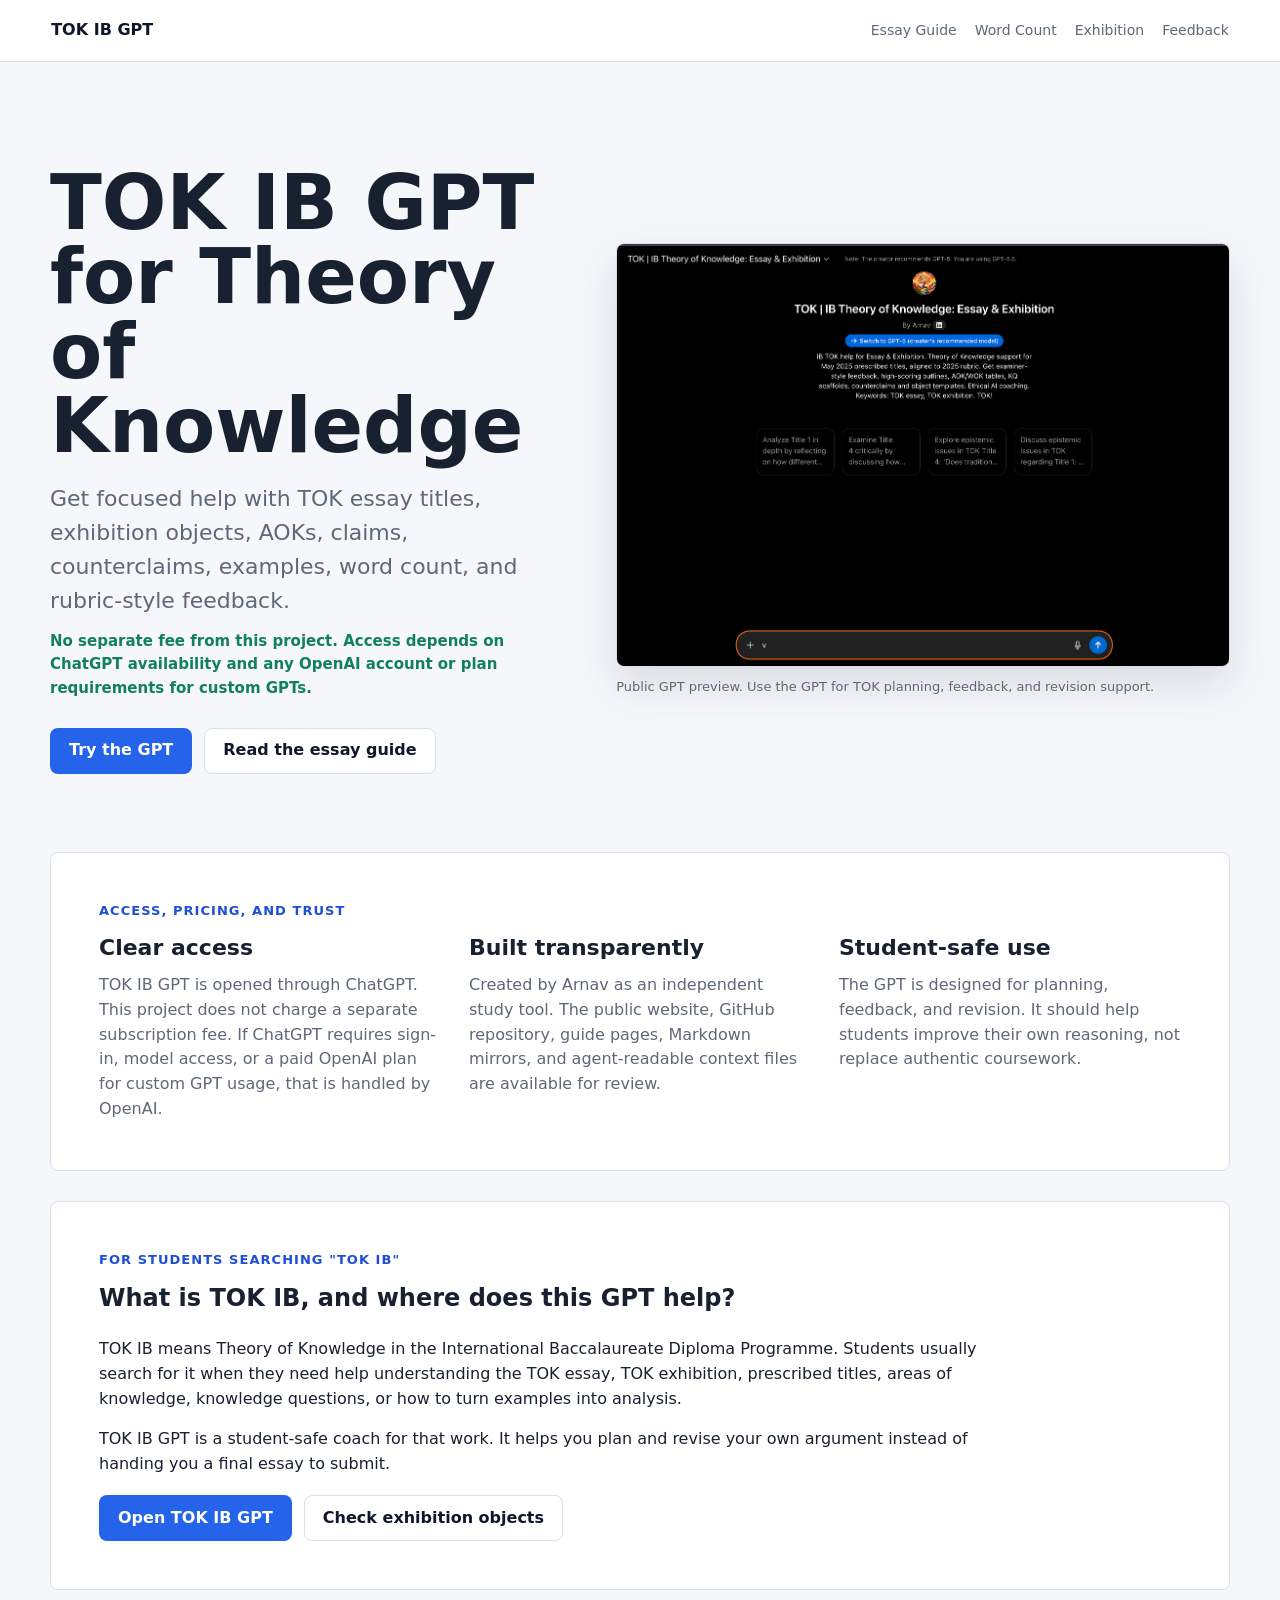
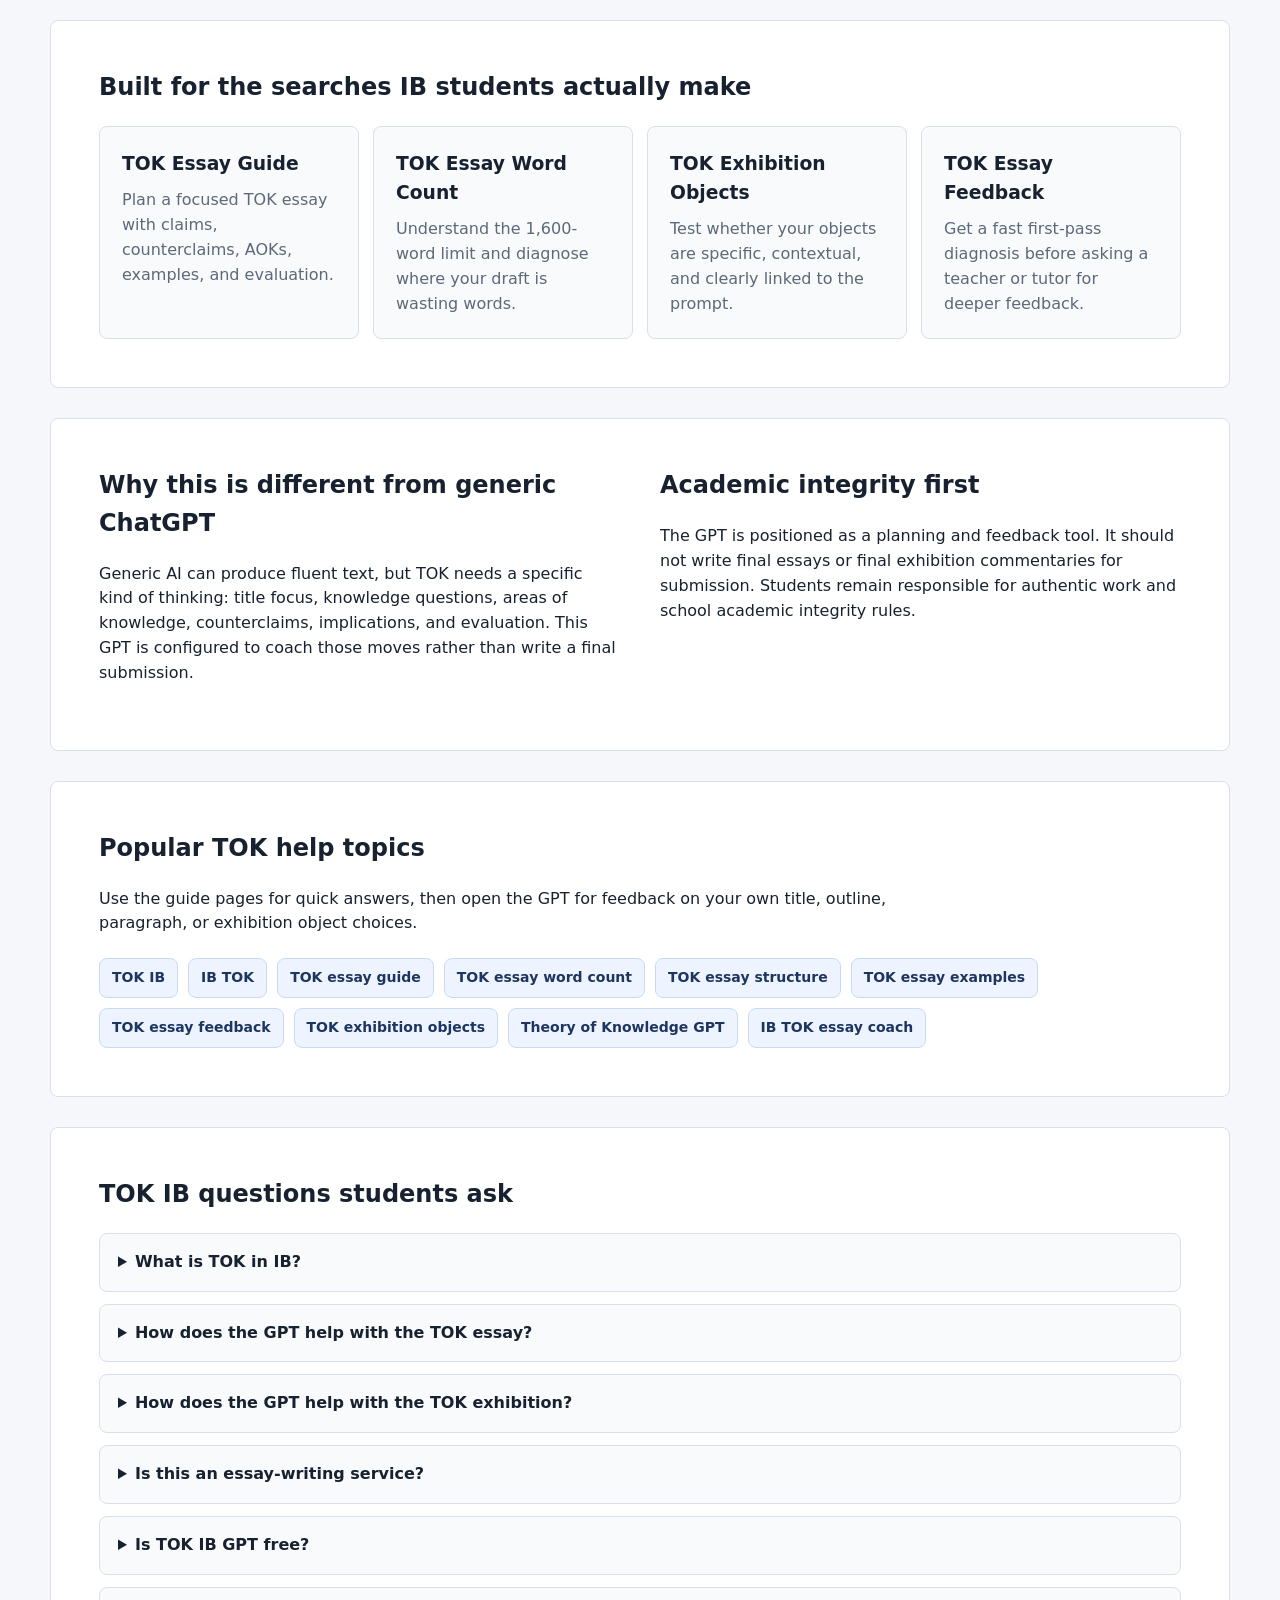
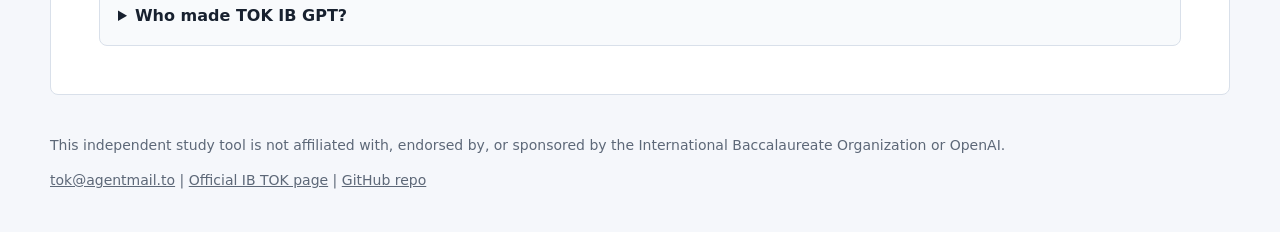
<file: index.html>
<!doctype html>
<html lang="en">
  <head>
    <meta charset="utf-8">
    <meta name="viewport" content="width=device-width, initial-scale=1">
    <title>TOK IB GPT | Theory of Knowledge Essay & Exhibition Help</title>
    <meta name="description" content="TOK IB GPT for Theory of Knowledge essay and exhibition help: prescribed title planning, AOKs, claims, counterclaims, object selection, word count, and rubric-style feedback.">
    <meta name="keywords" content="TOK IB, IB TOK, TOK, Theory of Knowledge, TOK essay, TOK exhibition, TOK essay guide, TOK essay word count, TOK essay structure, TOK essay examples, TOK essay feedback, TOK essay rubric, TOK exhibition objects, TOK IB guide, TOK IB examples, TOK IB questions, IBDP TOK, Diploma Programme TOK, areas of knowledge, AOK, knowledge questions, prescribed titles, claim, counterclaim, ChatGPT TOK, Theory of Knowledge GPT, IB essay coach">
    <link rel="canonical" href="https://tok-ib-theory-of-knowledge-gpt.vercel.app/">
    <link rel="alternate" type="text/markdown" href="https://tok-ib-theory-of-knowledge-gpt.vercel.app/index.md">
    <link rel="alternate" type="text/plain" href="https://tok-ib-theory-of-knowledge-gpt.vercel.app/llms.txt" title="llms.txt">
    <link rel="alternate" type="text/plain" href="https://tok-ib-theory-of-knowledge-gpt.vercel.app/llms-full.txt" title="llms-full.txt">
    <link rel="stylesheet" href="styles.css">
    <meta property="og:title" content="TOK IB GPT | Theory of Knowledge Essay & Exhibition Help">
    <meta property="og:description" content="TOK IB essay and exhibition coach for prescribed titles, AOKs, claims, counterclaims, objects, word count, and rubric-style feedback.">
    <meta property="og:type" content="website">
    <meta property="og:url" content="https://tok-ib-theory-of-knowledge-gpt.vercel.app/">
    <meta property="og:image" content="https://tok-ib-theory-of-knowledge-gpt.vercel.app/assets/public/gpt-preview.png">
    <meta name="twitter:card" content="summary_large_image">
    <script type="application/ld+json">
      {
        "@context": "https://schema.org",
        "@type": "SoftwareApplication",
        "name": "TOK IB GPT",
        "alternateName": "TOK | IB Theory of Knowledge: Essay & Exhibition",
        "applicationCategory": "EducationalApplication",
        "operatingSystem": "Web",
        "description": "A ChatGPT GPT for TOK IB Theory of Knowledge essay and exhibition planning, feedback, object selection, and argument revision.",
        "url": "https://chatgpt.com/g/g-fOitKYU60",
        "offers": {
          "@type": "Offer",
          "price": "0",
          "priceCurrency": "USD",
          "availability": "https://schema.org/InStock",
          "url": "https://chatgpt.com/g/g-fOitKYU60"
        },
        "creator": {
          "@type": "Person",
          "name": "Arnav"
        }
      }
    </script>
    <script type="application/ld+json">
      {
        "@context": "https://schema.org",
        "@type": "FAQPage",
        "mainEntity": [
          {
            "@type": "Question",
            "name": "What is TOK in IB?",
            "acceptedAnswer": {
              "@type": "Answer",
              "text": "TOK stands for Theory of Knowledge, a core part of the IB Diploma Programme where students reflect on how knowledge is built, tested, interpreted, and evaluated."
            }
          },
          {
            "@type": "Question",
            "name": "Can this GPT help with the TOK essay?",
            "acceptedAnswer": {
              "@type": "Answer",
              "text": "Yes. TOK IB GPT can help students unpack prescribed titles, compare areas of knowledge, test claims and counterclaims, improve examples, and check whether a draft is descriptive or evaluative."
            }
          },
          {
            "@type": "Question",
            "name": "Can this GPT help with the TOK exhibition?",
            "acceptedAnswer": {
              "@type": "Answer",
              "text": "Yes. The GPT can help students test whether exhibition objects are specific, real-world, well contextualized, and clearly connected to the selected TOK prompt."
            }
          },
          {
            "@type": "Question",
            "name": "Does TOK IB GPT write final coursework?",
            "acceptedAnswer": {
              "@type": "Answer",
              "text": "No. It is positioned as a planning, feedback, and revision coach. Students remain responsible for authentic work and their school's academic integrity rules."
            }
          },
          {
            "@type": "Question",
            "name": "Is TOK IB GPT free to use?",
            "acceptedAnswer": {
              "@type": "Answer",
              "text": "There is no separate fee charged by this project. Access depends on ChatGPT availability and any OpenAI account or plan requirements that apply to custom GPTs."
            }
          }
        ]
      }
    </script>
  </head>
  <body>
    <header class="site-header">
      <a class="brand" href="index.html">TOK IB GPT</a>
      <nav aria-label="Main navigation">
        <a href="guides/tok-essay-guide.html">Essay Guide</a>
        <a href="guides/tok-essay-word-count.html">Word Count</a>
        <a href="guides/tok-exhibition-objects.html">Exhibition</a>
        <a href="guides/tok-essay-feedback.html">Feedback</a>
      </nav>
    </header>

    <main>
      <section class="hero">
        <div class="hero-copy">
          <h1>TOK IB GPT for Theory of Knowledge</h1>
          <p>Get focused help with TOK essay titles, exhibition objects, AOKs, claims, counterclaims, examples, word count, and rubric-style feedback.</p>
          <p class="model-note">No separate fee from this project. Access depends on ChatGPT availability and any OpenAI account or plan requirements for custom GPTs.</p>
          <div class="actions">
            <a class="button primary" href="https://chatgpt.com/g/g-fOitKYU60">Try the GPT</a>
            <a class="button secondary" href="guides/tok-essay-guide.html">Read the essay guide</a>
          </div>
        </div>
        <figure class="hero-media">
          <img src="assets/public/gpt-preview.png" alt="Public preview of the TOK IB Theory of Knowledge Essay and Exhibition GPT">
          <figcaption>Public GPT preview. Use the GPT for TOK planning, feedback, and revision support.</figcaption>
        </figure>
      </section>

      <section class="band trust-band">
        <p class="eyebrow">Access, pricing, and trust</p>
        <div class="trust-grid">
          <div>
            <h2>Clear access</h2>
            <p>TOK IB GPT is opened through ChatGPT. This project does not charge a separate subscription fee. If ChatGPT requires sign-in, model access, or a paid OpenAI plan for custom GPT usage, that is handled by OpenAI.</p>
          </div>
          <div>
            <h2>Built transparently</h2>
            <p>Created by Arnav as an independent study tool. The public website, GitHub repository, guide pages, Markdown mirrors, and agent-readable context files are available for review.</p>
          </div>
          <div>
            <h2>Student-safe use</h2>
            <p>The GPT is designed for planning, feedback, and revision. It should help students improve their own reasoning, not replace authentic coursework.</p>
          </div>
        </div>
      </section>

      <section class="band answer">
        <p class="eyebrow">For students searching "tok ib"</p>
        <h2>What is TOK IB, and where does this GPT help?</h2>
        <p>TOK IB means Theory of Knowledge in the International Baccalaureate Diploma Programme. Students usually search for it when they need help understanding the TOK essay, TOK exhibition, prescribed titles, areas of knowledge, knowledge questions, or how to turn examples into analysis.</p>
        <p>TOK IB GPT is a student-safe coach for that work. It helps you plan and revise your own argument instead of handing you a final essay to submit.</p>
        <div class="actions compact">
          <a class="button primary" href="https://chatgpt.com/g/g-fOitKYU60">Open TOK IB GPT</a>
          <a class="button secondary" href="guides/tok-exhibition-objects.html">Check exhibition objects</a>
        </div>
      </section>

      <section class="band">
        <h2>Built for the searches IB students actually make</h2>
        <div class="grid">
          <a class="tile" href="guides/tok-essay-guide.html">
            <h3>TOK Essay Guide</h3>
            <p>Plan a focused TOK essay with claims, counterclaims, AOKs, examples, and evaluation.</p>
          </a>
          <a class="tile" href="guides/tok-essay-word-count.html">
            <h3>TOK Essay Word Count</h3>
            <p>Understand the 1,600-word limit and diagnose where your draft is wasting words.</p>
          </a>
          <a class="tile" href="guides/tok-exhibition-objects.html">
            <h3>TOK Exhibition Objects</h3>
            <p>Test whether your objects are specific, contextual, and clearly linked to the prompt.</p>
          </a>
          <a class="tile" href="guides/tok-essay-feedback.html">
            <h3>TOK Essay Feedback</h3>
            <p>Get a fast first-pass diagnosis before asking a teacher or tutor for deeper feedback.</p>
          </a>
        </div>
      </section>

      <section class="split">
        <div>
          <h2>Why this is different from generic ChatGPT</h2>
          <p>Generic AI can produce fluent text, but TOK needs a specific kind of thinking: title focus, knowledge questions, areas of knowledge, counterclaims, implications, and evaluation. This GPT is configured to coach those moves rather than write a final submission.</p>
        </div>
        <div>
          <h2>Academic integrity first</h2>
          <p>The GPT is positioned as a planning and feedback tool. It should not write final essays or final exhibition commentaries for submission. Students remain responsible for authentic work and school academic integrity rules.</p>
        </div>
      </section>

      <section class="band proof">
        <h2>Popular TOK help topics</h2>
        <p>Use the guide pages for quick answers, then open the GPT for feedback on your own title, outline, paragraph, or exhibition object choices.</p>
        <ul class="keyword-list">
          <li>TOK IB</li>
          <li>IB TOK</li>
          <li>TOK essay guide</li>
          <li>TOK essay word count</li>
          <li>TOK essay structure</li>
          <li>TOK essay examples</li>
          <li>TOK essay feedback</li>
          <li>TOK exhibition objects</li>
          <li>Theory of Knowledge GPT</li>
          <li>IB TOK essay coach</li>
        </ul>
      </section>

      <section class="band faq">
        <h2>TOK IB questions students ask</h2>
        <div class="faq-list">
          <details>
            <summary>What is TOK in IB?</summary>
            <p>TOK stands for Theory of Knowledge. It asks IB students to reflect on how knowledge is produced, justified, interpreted, and challenged across different areas of knowledge.</p>
          </details>
          <details>
            <summary>How does the GPT help with the TOK essay?</summary>
            <p>It can help you unpack a prescribed title, choose AOKs, test claims and counterclaims, improve examples, check paragraph focus, and avoid purely descriptive writing.</p>
          </details>
          <details>
            <summary>How does the GPT help with the TOK exhibition?</summary>
            <p>It can test whether each object is specific, real-world, connected to the prompt, and contributing something different to the overall commentary.</p>
          </details>
          <details>
            <summary>Is this an essay-writing service?</summary>
            <p>No. It is designed for planning, feedback, and revision support. Students should write and submit their own authentic work.</p>
          </details>
          <details>
            <summary>Is TOK IB GPT free?</summary>
            <p>This project does not charge a separate fee. Access depends on ChatGPT availability and any OpenAI account or plan requirements that apply to custom GPTs.</p>
          </details>
          <details>
            <summary>Who made TOK IB GPT?</summary>
            <p>TOK IB GPT was created by Arnav as an independent study tool. It is not affiliated with, endorsed by, or sponsored by the International Baccalaureate Organization or OpenAI.</p>
          </details>
        </div>
      </section>
    </main>

    <footer>
      <p>This independent study tool is not affiliated with, endorsed by, or sponsored by the International Baccalaureate Organization or OpenAI.</p>
      <p><a href="mailto:tok@agentmail.to">tok@agentmail.to</a> | <a href="https://www.ibo.org/programmes/diploma-programme/curriculum/dp-core/theory-of-knowledge/">Official IB TOK page</a> | <a href="https://github.com/Arnie016/tok-ib-theory-of-knowledge-gpt">GitHub repo</a></p>
    </footer>
  </body>
</html>
</file>
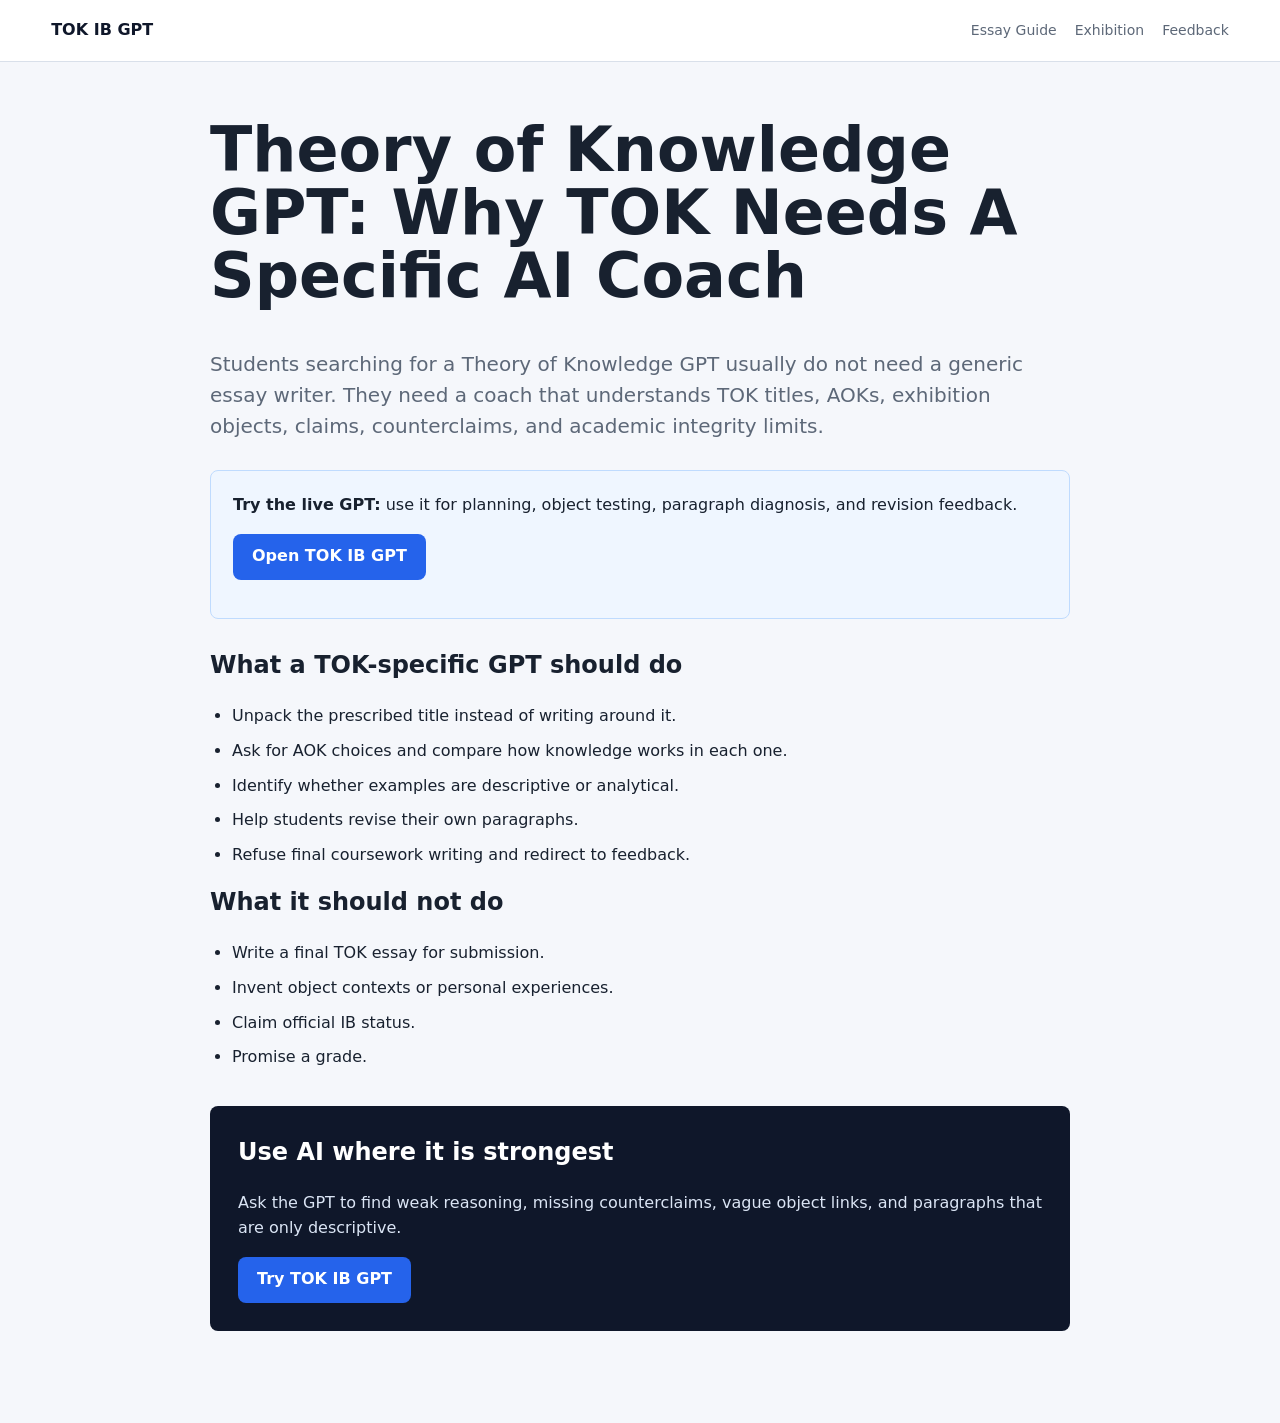
<file: guides/theory-of-knowledge-gpt.html>
<!doctype html>
<html lang="en">
  <head>
    <meta charset="utf-8">
    <meta name="viewport" content="width=device-width, initial-scale=1">
    <title>Theory of Knowledge GPT: TOK Essay and Exhibition AI Coach</title>
    <meta name="description" content="A TOK-specific GPT for IB Theory of Knowledge essay and exhibition support, designed for planning, feedback, revision, and academic integrity.">
    <meta name="keywords" content="Theory of Knowledge GPT, TOK GPT, ChatGPT TOK, IB TOK AI, TOK essay GPT, TOK exhibition GPT, Theory of Knowledge AI coach">
    <link rel="canonical" href="https://tok-ib-theory-of-knowledge-gpt.vercel.app/guides/theory-of-knowledge-gpt.html">
    <link rel="alternate" type="text/markdown" href="https://tok-ib-theory-of-knowledge-gpt.vercel.app/guides/theory-of-knowledge-gpt.md">
    <link rel="stylesheet" href="../styles.css">
  </head>
  <body>
    <header class="site-header">
      <a class="brand" href="../index.html">TOK IB GPT</a>
      <nav aria-label="Main navigation">
        <a href="tok-essay-guide.html">Essay Guide</a>
        <a href="tok-exhibition-objects.html">Exhibition</a>
        <a href="tok-essay-feedback.html">Feedback</a>
      </nav>
    </header>
    <main class="article">
      <h1>Theory of Knowledge GPT: Why TOK Needs A Specific AI Coach</h1>
      <p class="lead">Students searching for a Theory of Knowledge GPT usually do not need a generic essay writer. They need a coach that understands TOK titles, AOKs, exhibition objects, claims, counterclaims, and academic integrity limits.</p>
      <div class="callout">
        <strong>Try the live GPT:</strong> use it for planning, object testing, paragraph diagnosis, and revision feedback.
        <p><a class="button primary" href="https://chatgpt.com/g/g-fOitKYU60">Open TOK IB GPT</a></p>
      </div>
      <h2>What a TOK-specific GPT should do</h2>
      <ul class="checklist">
        <li>Unpack the prescribed title instead of writing around it.</li>
        <li>Ask for AOK choices and compare how knowledge works in each one.</li>
        <li>Identify whether examples are descriptive or analytical.</li>
        <li>Help students revise their own paragraphs.</li>
        <li>Refuse final coursework writing and redirect to feedback.</li>
      </ul>
      <h2>What it should not do</h2>
      <ul class="checklist">
        <li>Write a final TOK essay for submission.</li>
        <li>Invent object contexts or personal experiences.</li>
        <li>Claim official IB status.</li>
        <li>Promise a grade.</li>
      </ul>
      <div class="cta-panel">
        <h2>Use AI where it is strongest</h2>
        <p>Ask the GPT to find weak reasoning, missing counterclaims, vague object links, and paragraphs that are only descriptive.</p>
        <a class="button primary" href="https://chatgpt.com/g/g-fOitKYU60">Try TOK IB GPT</a>
      </div>
    </main>
  </body>
</html>
</file>
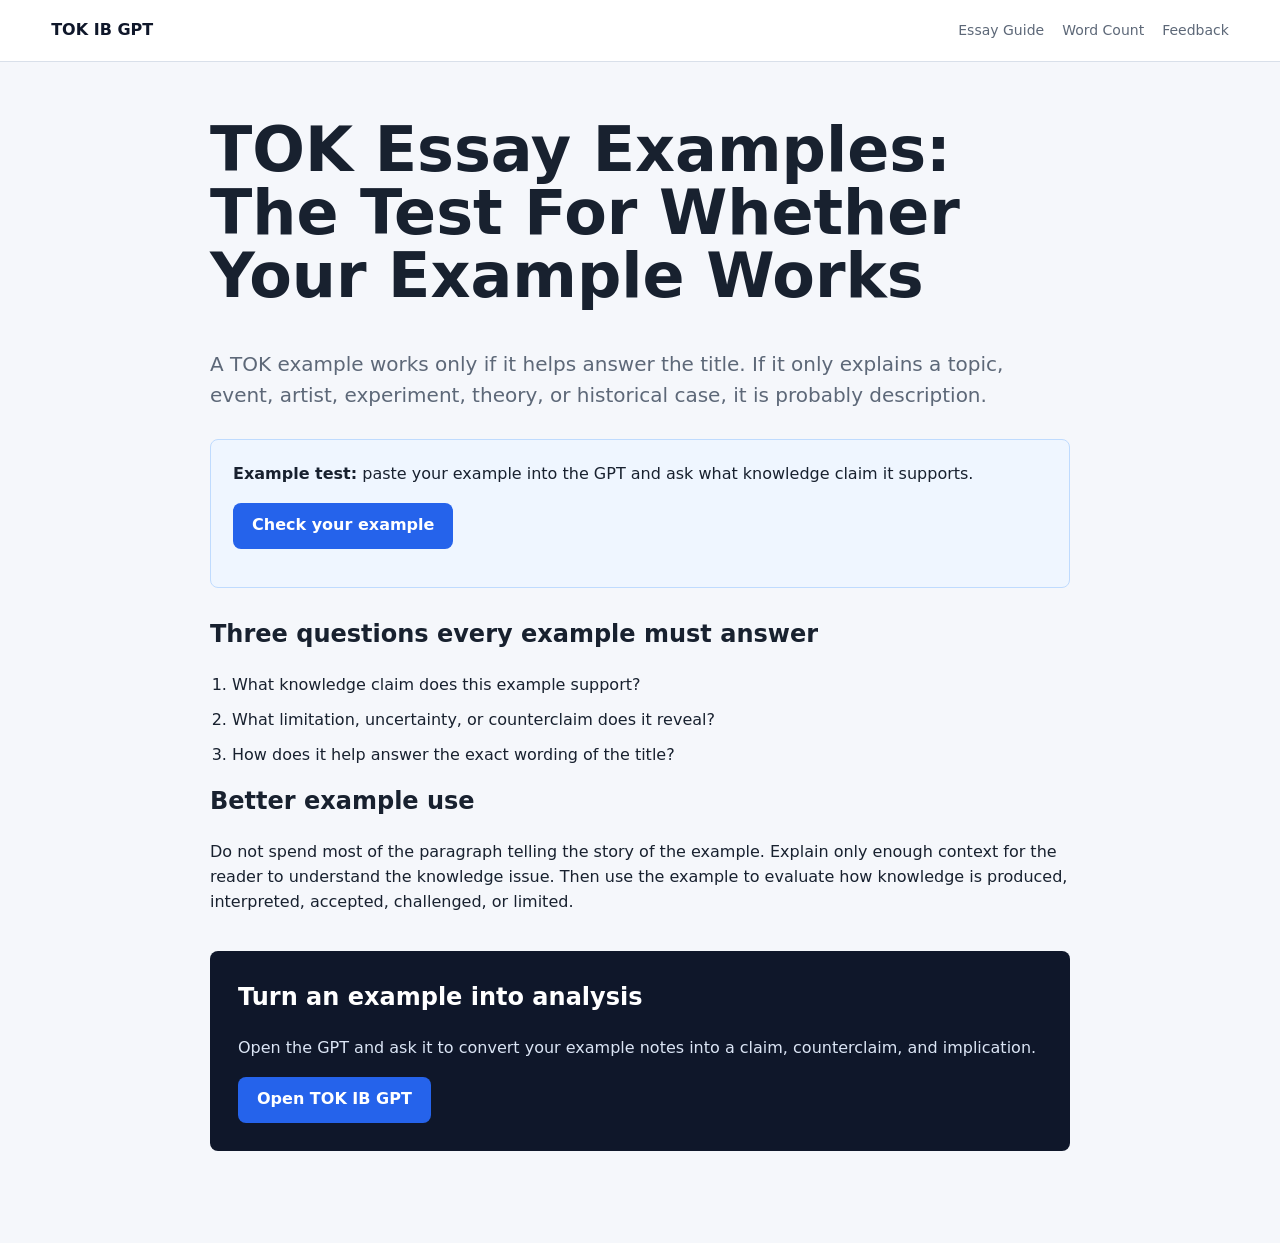
<file: guides/tok-essay-examples.html>
<!doctype html>
<html lang="en">
  <head>
    <meta charset="utf-8">
    <meta name="viewport" content="width=device-width, initial-scale=1">
    <title>TOK Essay Examples: How to Use Examples Without Becoming Descriptive</title>
    <meta name="description" content="Learn how to choose and analyze TOK essay examples so they support a knowledge claim instead of becoming background description.">
    <meta name="keywords" content="TOK essay examples, TOK essay example, IB TOK essay examples, Theory of Knowledge examples, TOK real world examples, TOK essay analysis">
    <link rel="canonical" href="https://tok-ib-theory-of-knowledge-gpt.vercel.app/guides/tok-essay-examples.html">
    <link rel="alternate" type="text/markdown" href="https://tok-ib-theory-of-knowledge-gpt.vercel.app/guides/tok-essay-examples.md">
    <link rel="stylesheet" href="../styles.css">
  </head>
  <body>
    <header class="site-header">
      <a class="brand" href="../index.html">TOK IB GPT</a>
      <nav aria-label="Main navigation">
        <a href="tok-essay-guide.html">Essay Guide</a>
        <a href="tok-essay-word-count.html">Word Count</a>
        <a href="tok-essay-feedback.html">Feedback</a>
      </nav>
    </header>
    <main class="article">
      <h1>TOK Essay Examples: The Test For Whether Your Example Works</h1>
      <p class="lead">A TOK example works only if it helps answer the title. If it only explains a topic, event, artist, experiment, theory, or historical case, it is probably description.</p>
      <div class="callout">
        <strong>Example test:</strong> paste your example into the GPT and ask what knowledge claim it supports.
        <p><a class="button primary" href="https://chatgpt.com/g/g-fOitKYU60">Check your example</a></p>
      </div>
      <h2>Three questions every example must answer</h2>
      <ol class="checklist">
        <li>What knowledge claim does this example support?</li>
        <li>What limitation, uncertainty, or counterclaim does it reveal?</li>
        <li>How does it help answer the exact wording of the title?</li>
      </ol>
      <h2>Better example use</h2>
      <p>Do not spend most of the paragraph telling the story of the example. Explain only enough context for the reader to understand the knowledge issue. Then use the example to evaluate how knowledge is produced, interpreted, accepted, challenged, or limited.</p>
      <div class="cta-panel">
        <h2>Turn an example into analysis</h2>
        <p>Open the GPT and ask it to convert your example notes into a claim, counterclaim, and implication.</p>
        <a class="button primary" href="https://chatgpt.com/g/g-fOitKYU60">Open TOK IB GPT</a>
      </div>
    </main>
  </body>
</html>
</file>
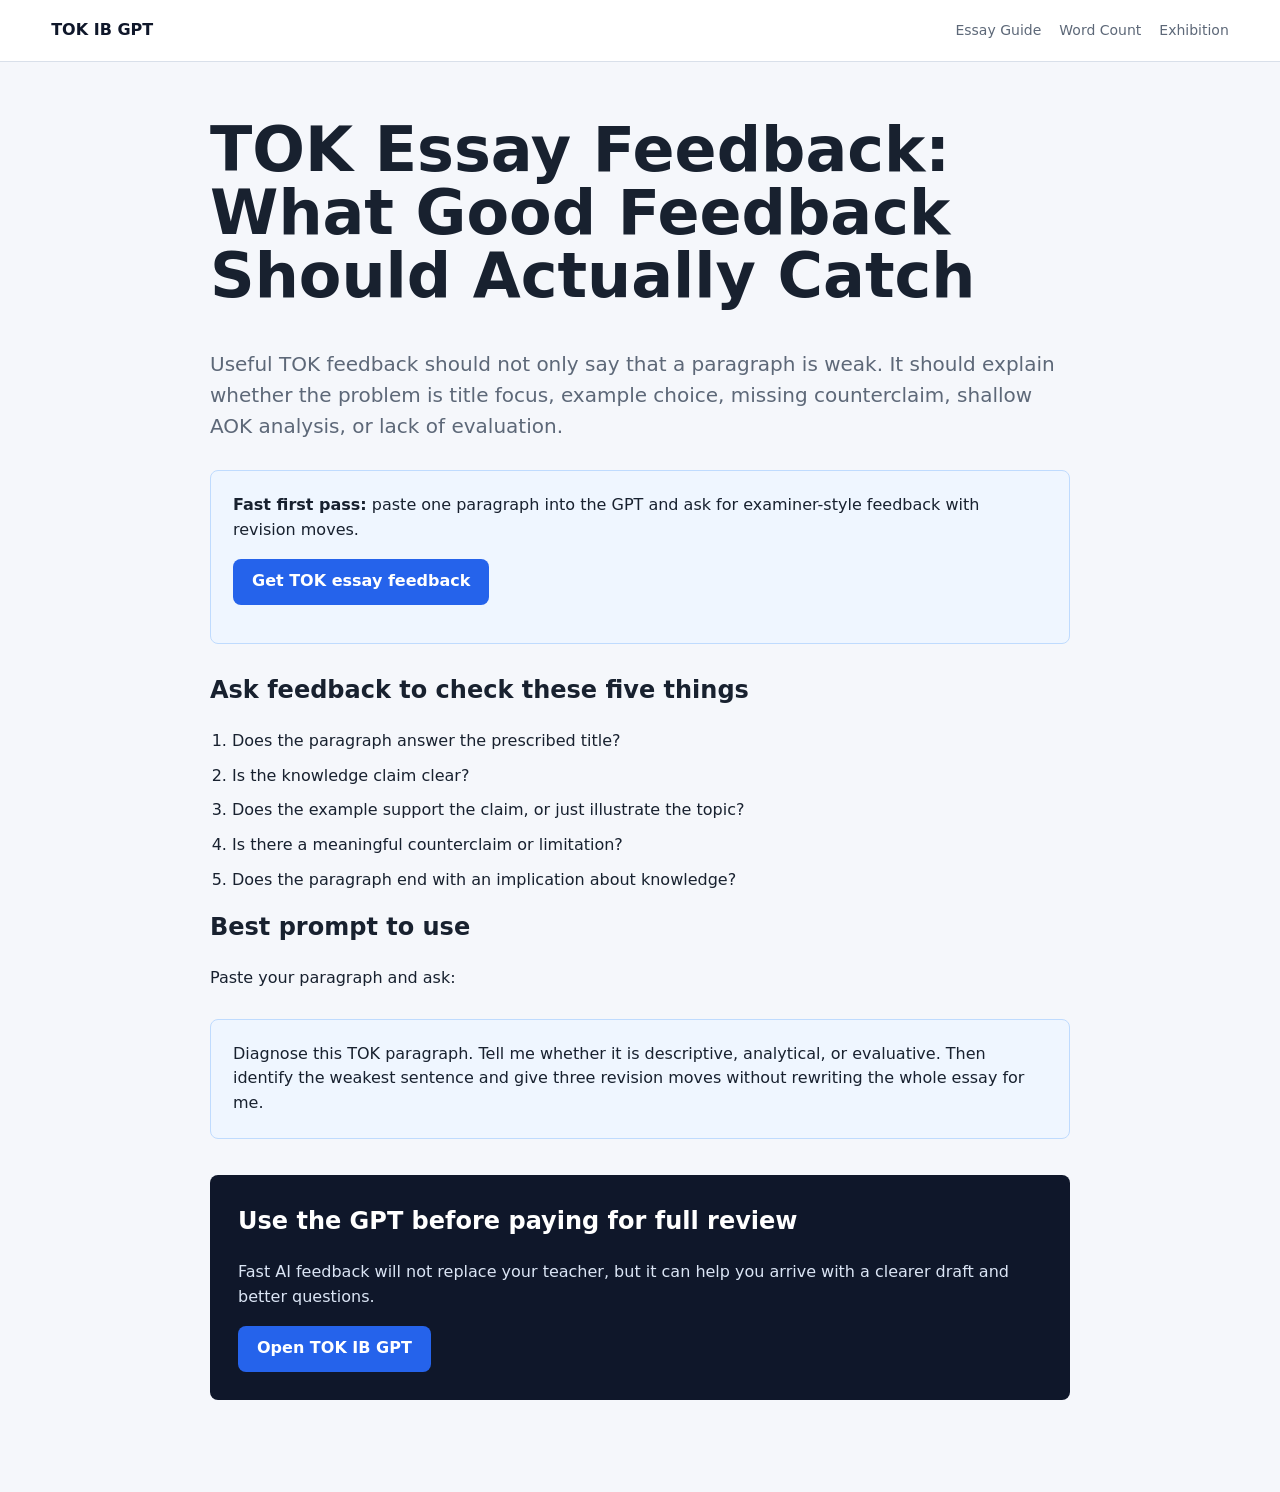
<file: guides/tok-essay-feedback.html>
<!doctype html>
<html lang="en">
  <head>
    <meta charset="utf-8">
    <meta name="viewport" content="width=device-width, initial-scale=1">
    <title>TOK Essay Feedback: Get Rubric-Style Diagnosis Before Submission</title>
    <meta name="description" content="Get TOK essay feedback on title focus, claims, counterclaims, AOKs, examples, and evaluation before asking a teacher or tutor.">
    <meta name="keywords" content="TOK essay feedback, IB TOK essay feedback, TOK essay rubric feedback, TOK essay examiner feedback, Theory of Knowledge feedback, TOK paragraph feedback">
    <link rel="canonical" href="https://tok-ib-theory-of-knowledge-gpt.vercel.app/guides/tok-essay-feedback.html">
    <link rel="alternate" type="text/markdown" href="https://tok-ib-theory-of-knowledge-gpt.vercel.app/guides/tok-essay-feedback.md">
    <link rel="stylesheet" href="../styles.css">
  </head>
  <body>
    <header class="site-header">
      <a class="brand" href="../index.html">TOK IB GPT</a>
      <nav aria-label="Main navigation">
        <a href="tok-essay-guide.html">Essay Guide</a>
        <a href="tok-essay-word-count.html">Word Count</a>
        <a href="tok-exhibition-objects.html">Exhibition</a>
      </nav>
    </header>
    <main class="article">
      <h1>TOK Essay Feedback: What Good Feedback Should Actually Catch</h1>
      <p class="lead">Useful TOK feedback should not only say that a paragraph is weak. It should explain whether the problem is title focus, example choice, missing counterclaim, shallow AOK analysis, or lack of evaluation.</p>
      <div class="callout">
        <strong>Fast first pass:</strong> paste one paragraph into the GPT and ask for examiner-style feedback with revision moves.
        <p><a class="button primary" href="https://chatgpt.com/g/g-fOitKYU60">Get TOK essay feedback</a></p>
      </div>
      <h2>Ask feedback to check these five things</h2>
      <ol class="checklist">
        <li>Does the paragraph answer the prescribed title?</li>
        <li>Is the knowledge claim clear?</li>
        <li>Does the example support the claim, or just illustrate the topic?</li>
        <li>Is there a meaningful counterclaim or limitation?</li>
        <li>Does the paragraph end with an implication about knowledge?</li>
      </ol>
      <h2>Best prompt to use</h2>
      <p>Paste your paragraph and ask:</p>
      <div class="callout">
        Diagnose this TOK paragraph. Tell me whether it is descriptive, analytical, or evaluative. Then identify the weakest sentence and give three revision moves without rewriting the whole essay for me.
      </div>
      <div class="cta-panel">
        <h2>Use the GPT before paying for full review</h2>
        <p>Fast AI feedback will not replace your teacher, but it can help you arrive with a clearer draft and better questions.</p>
        <a class="button primary" href="https://chatgpt.com/g/g-fOitKYU60">Open TOK IB GPT</a>
      </div>
    </main>
  </body>
</html>
</file>
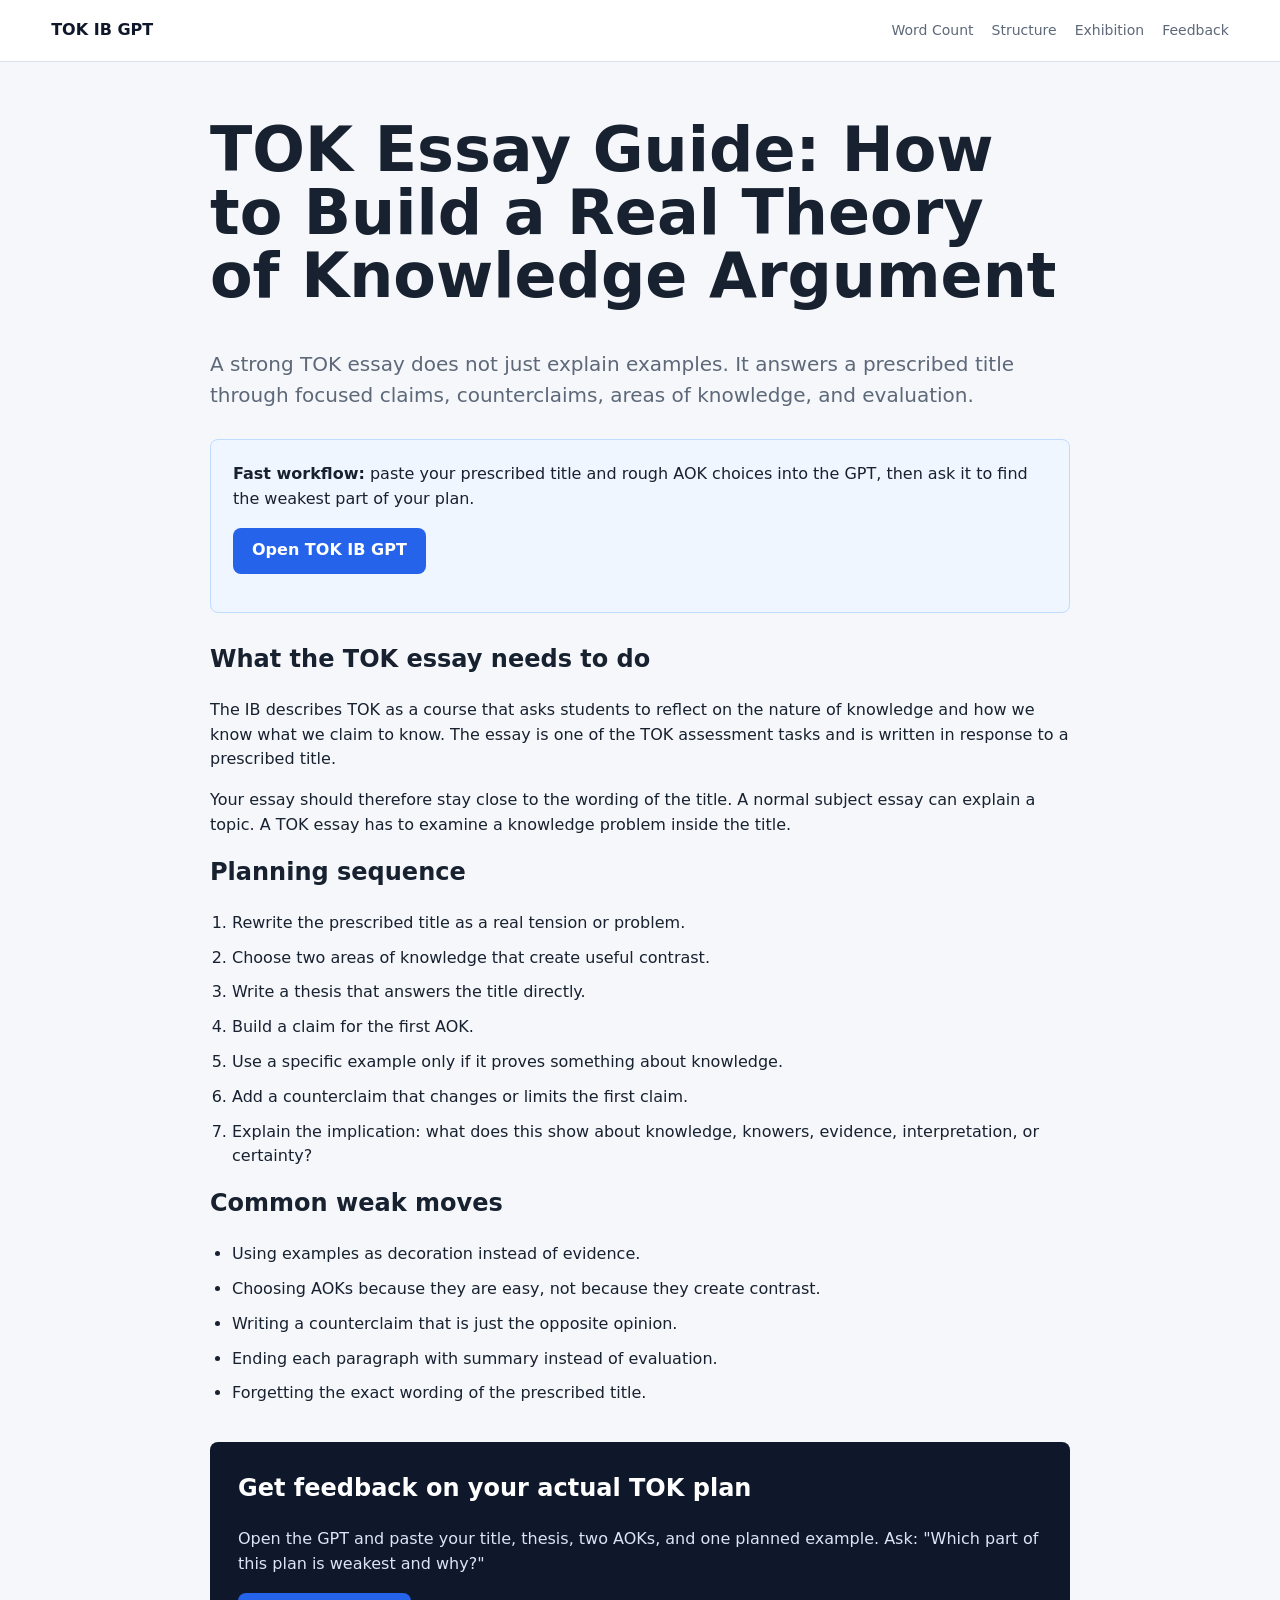
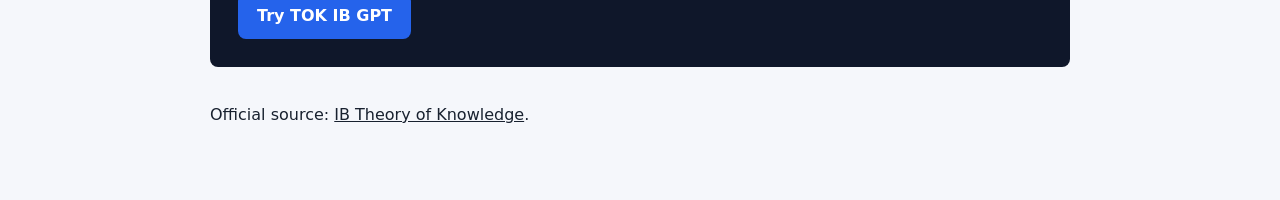
<file: guides/tok-essay-guide.html>
<!doctype html>
<html lang="en">
  <head>
    <meta charset="utf-8">
    <meta name="viewport" content="width=device-width, initial-scale=1">
    <title>TOK Essay Guide 2026: Structure, Claims, AOKs, and Evaluation</title>
    <meta name="description" content="A practical TOK essay guide for IB students: unpack prescribed titles, choose AOKs, build claims and counterclaims, use examples, and improve evaluation.">
    <meta name="keywords" content="TOK essay guide, IB TOK essay, Theory of Knowledge essay, TOK essay structure, TOK essay examples, TOK essay rubric, prescribed titles, AOK, claim, counterclaim, critical evaluation">
    <link rel="canonical" href="https://tok-ib-theory-of-knowledge-gpt.vercel.app/guides/tok-essay-guide.html">
    <link rel="alternate" type="text/markdown" href="https://tok-ib-theory-of-knowledge-gpt.vercel.app/guides/tok-essay-guide.md">
    <link rel="stylesheet" href="../styles.css">
  </head>
  <body>
    <header class="site-header">
      <a class="brand" href="../index.html">TOK IB GPT</a>
      <nav aria-label="Main navigation">
        <a href="tok-essay-word-count.html">Word Count</a>
        <a href="tok-essay-structure.html">Structure</a>
        <a href="tok-exhibition-objects.html">Exhibition</a>
        <a href="tok-essay-feedback.html">Feedback</a>
      </nav>
    </header>
    <main class="article">
      <h1>TOK Essay Guide: How to Build a Real Theory of Knowledge Argument</h1>
      <p class="lead">A strong TOK essay does not just explain examples. It answers a prescribed title through focused claims, counterclaims, areas of knowledge, and evaluation.</p>
      <div class="callout">
        <strong>Fast workflow:</strong> paste your prescribed title and rough AOK choices into the GPT, then ask it to find the weakest part of your plan.
        <p><a class="button primary" href="https://chatgpt.com/g/g-fOitKYU60">Open TOK IB GPT</a></p>
      </div>
      <h2>What the TOK essay needs to do</h2>
      <p>The IB describes TOK as a course that asks students to reflect on the nature of knowledge and how we know what we claim to know. The essay is one of the TOK assessment tasks and is written in response to a prescribed title.</p>
      <p>Your essay should therefore stay close to the wording of the title. A normal subject essay can explain a topic. A TOK essay has to examine a knowledge problem inside the title.</p>
      <h2>Planning sequence</h2>
      <ol class="checklist">
        <li>Rewrite the prescribed title as a real tension or problem.</li>
        <li>Choose two areas of knowledge that create useful contrast.</li>
        <li>Write a thesis that answers the title directly.</li>
        <li>Build a claim for the first AOK.</li>
        <li>Use a specific example only if it proves something about knowledge.</li>
        <li>Add a counterclaim that changes or limits the first claim.</li>
        <li>Explain the implication: what does this show about knowledge, knowers, evidence, interpretation, or certainty?</li>
      </ol>
      <h2>Common weak moves</h2>
      <ul class="checklist">
        <li>Using examples as decoration instead of evidence.</li>
        <li>Choosing AOKs because they are easy, not because they create contrast.</li>
        <li>Writing a counterclaim that is just the opposite opinion.</li>
        <li>Ending each paragraph with summary instead of evaluation.</li>
        <li>Forgetting the exact wording of the prescribed title.</li>
      </ul>
      <div class="cta-panel">
        <h2>Get feedback on your actual TOK plan</h2>
        <p>Open the GPT and paste your title, thesis, two AOKs, and one planned example. Ask: "Which part of this plan is weakest and why?"</p>
        <a class="button primary" href="https://chatgpt.com/g/g-fOitKYU60">Try TOK IB GPT</a>
      </div>
      <p>Official source: <a href="https://www.ibo.org/programmes/diploma-programme/curriculum/dp-core/theory-of-knowledge/">IB Theory of Knowledge</a>.</p>
    </main>
  </body>
</html>
</file>
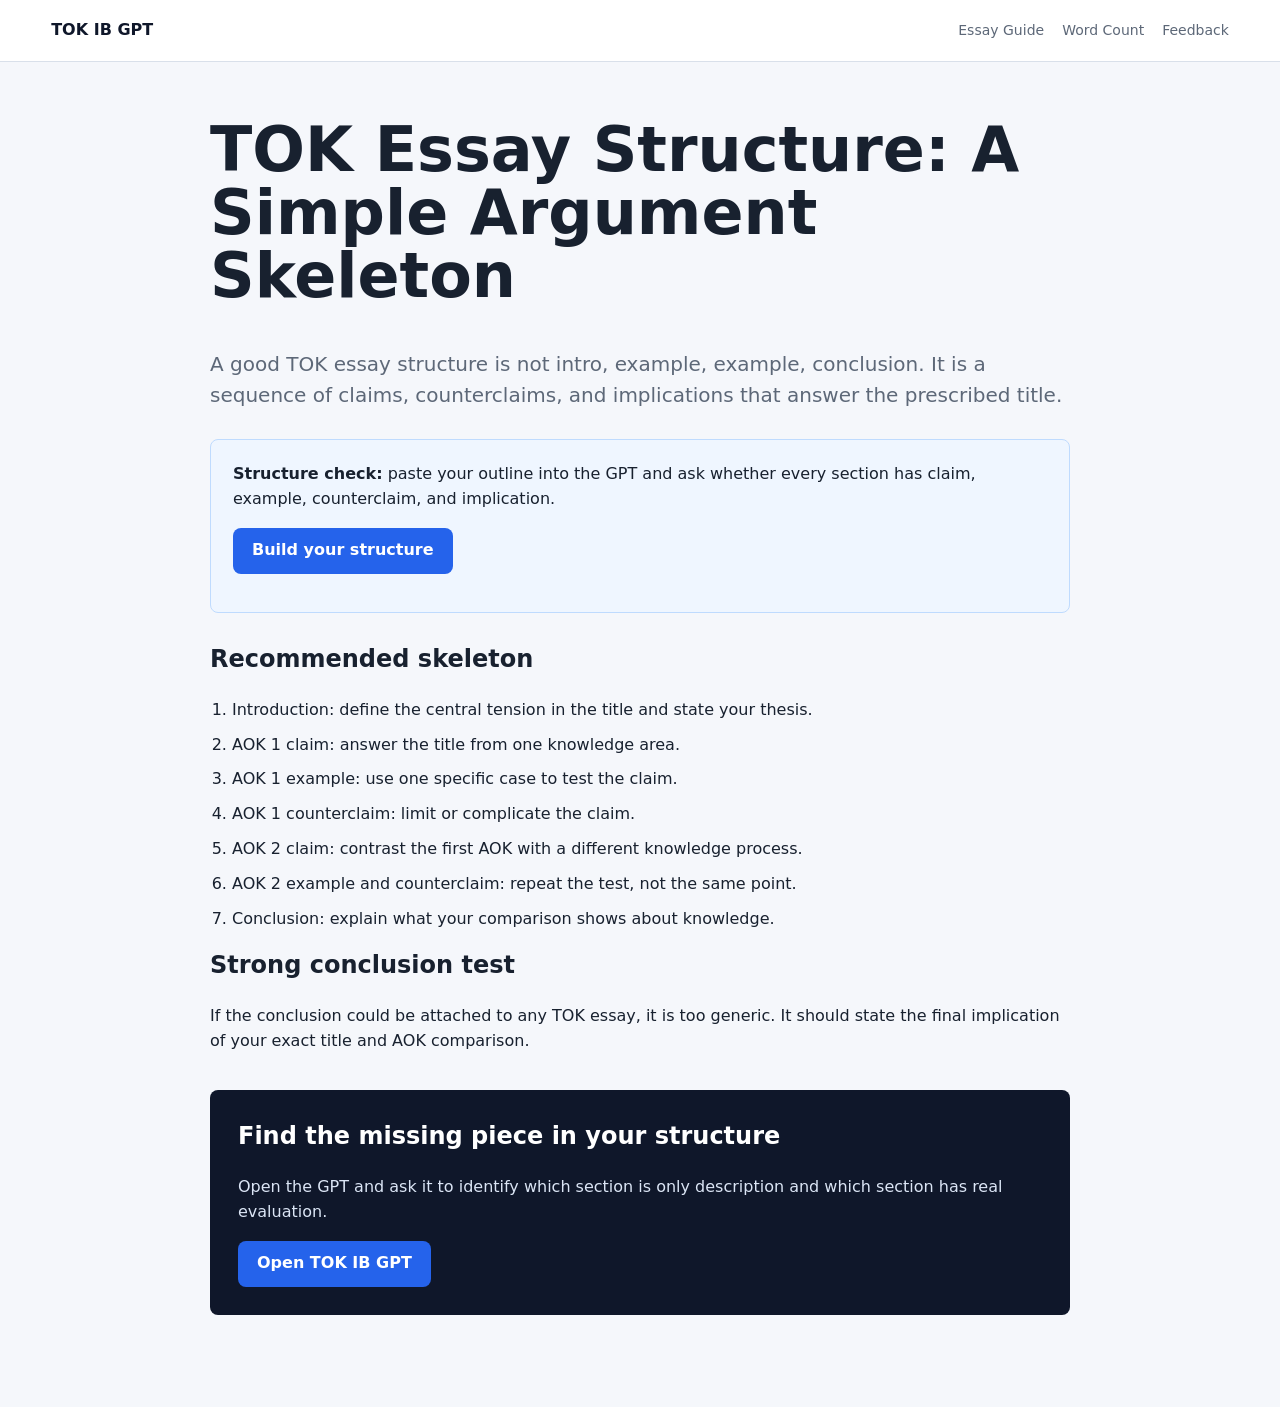
<file: guides/tok-essay-structure.html>
<!doctype html>
<html lang="en">
  <head>
    <meta charset="utf-8">
    <meta name="viewport" content="width=device-width, initial-scale=1">
    <title>TOK Essay Structure: Claims, Counterclaims, AOKs, and Implications</title>
    <meta name="description" content="A practical TOK essay structure for IB students using two AOKs, claims, counterclaims, examples, and implications.">
    <meta name="keywords" content="TOK essay structure, IB TOK essay structure, TOK essay introduction, TOK essay conclusion, TOK claim counterclaim, AOK comparison, TOK essay outline">
    <link rel="canonical" href="https://tok-ib-theory-of-knowledge-gpt.vercel.app/guides/tok-essay-structure.html">
    <link rel="alternate" type="text/markdown" href="https://tok-ib-theory-of-knowledge-gpt.vercel.app/guides/tok-essay-structure.md">
    <link rel="stylesheet" href="../styles.css">
  </head>
  <body>
    <header class="site-header">
      <a class="brand" href="../index.html">TOK IB GPT</a>
      <nav aria-label="Main navigation">
        <a href="tok-essay-guide.html">Essay Guide</a>
        <a href="tok-essay-word-count.html">Word Count</a>
        <a href="tok-essay-feedback.html">Feedback</a>
      </nav>
    </header>
    <main class="article">
      <h1>TOK Essay Structure: A Simple Argument Skeleton</h1>
      <p class="lead">A good TOK essay structure is not intro, example, example, conclusion. It is a sequence of claims, counterclaims, and implications that answer the prescribed title.</p>
      <div class="callout">
        <strong>Structure check:</strong> paste your outline into the GPT and ask whether every section has claim, example, counterclaim, and implication.
        <p><a class="button primary" href="https://chatgpt.com/g/g-fOitKYU60">Build your structure</a></p>
      </div>
      <h2>Recommended skeleton</h2>
      <ol class="checklist">
        <li>Introduction: define the central tension in the title and state your thesis.</li>
        <li>AOK 1 claim: answer the title from one knowledge area.</li>
        <li>AOK 1 example: use one specific case to test the claim.</li>
        <li>AOK 1 counterclaim: limit or complicate the claim.</li>
        <li>AOK 2 claim: contrast the first AOK with a different knowledge process.</li>
        <li>AOK 2 example and counterclaim: repeat the test, not the same point.</li>
        <li>Conclusion: explain what your comparison shows about knowledge.</li>
      </ol>
      <h2>Strong conclusion test</h2>
      <p>If the conclusion could be attached to any TOK essay, it is too generic. It should state the final implication of your exact title and AOK comparison.</p>
      <div class="cta-panel">
        <h2>Find the missing piece in your structure</h2>
        <p>Open the GPT and ask it to identify which section is only description and which section has real evaluation.</p>
        <a class="button primary" href="https://chatgpt.com/g/g-fOitKYU60">Open TOK IB GPT</a>
      </div>
    </main>
  </body>
</html>
</file>
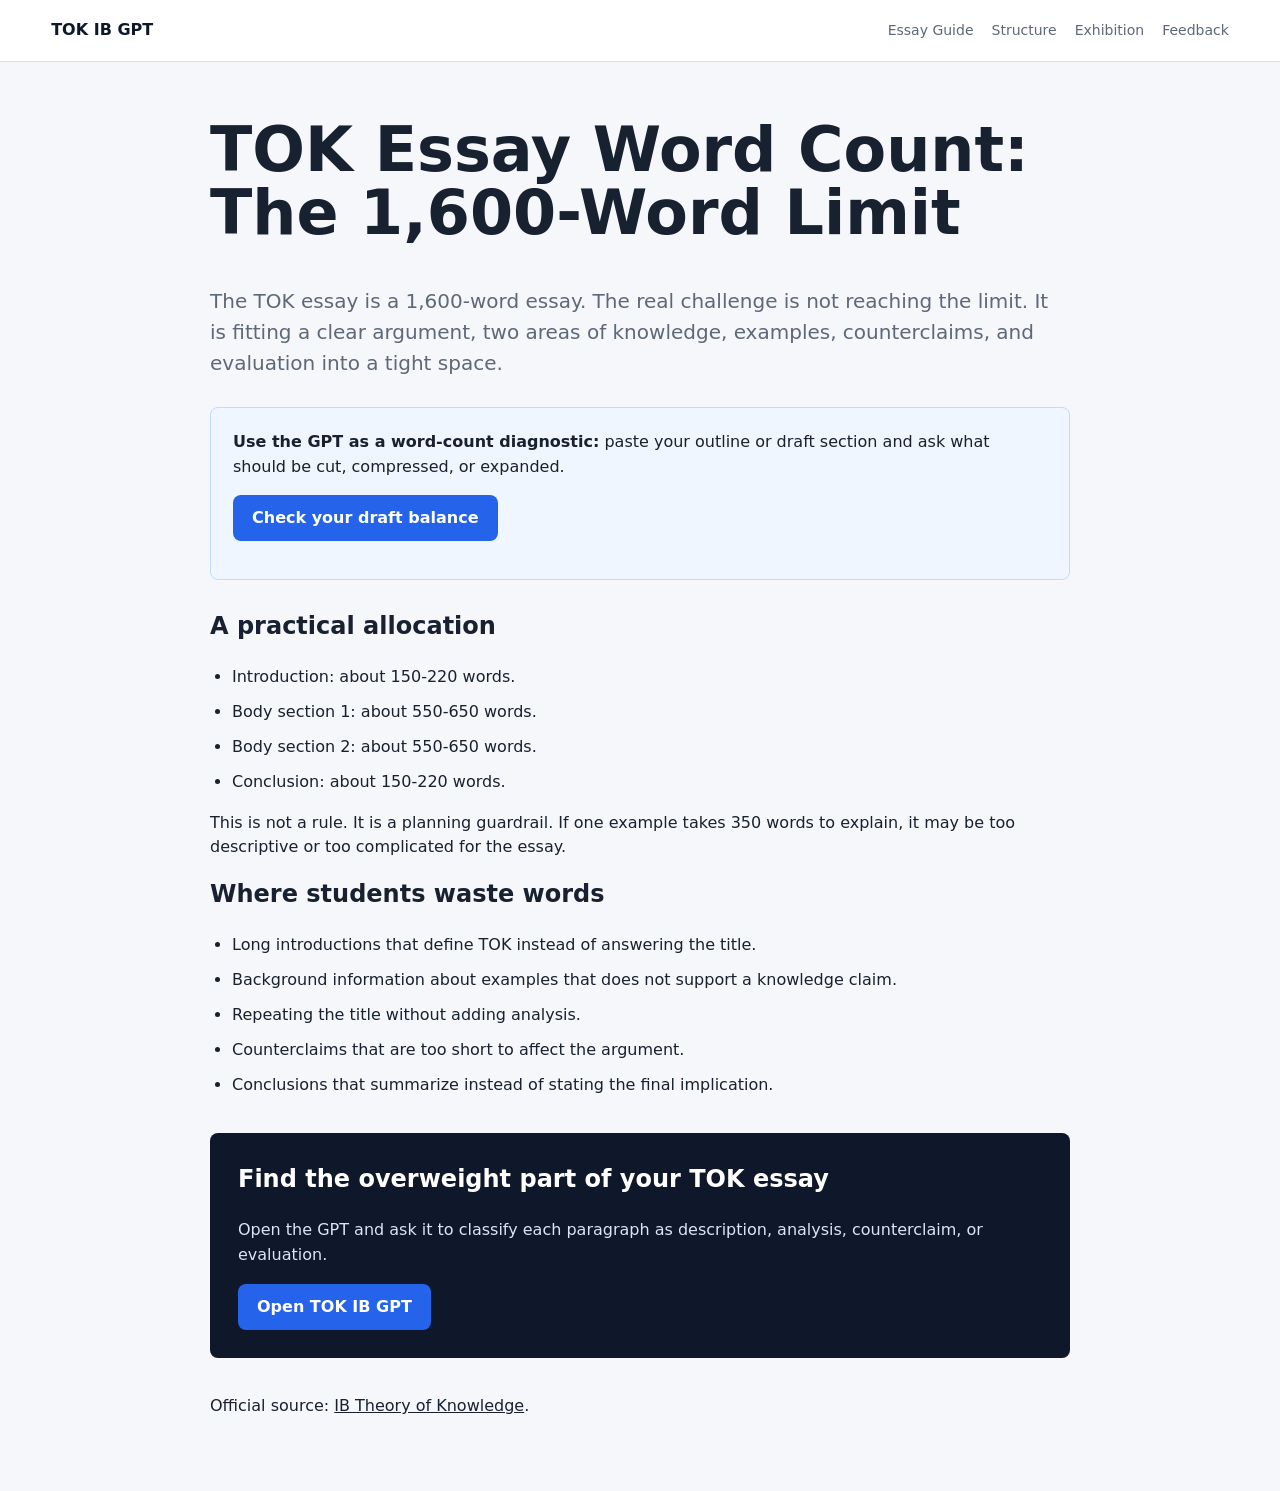
<file: guides/tok-essay-word-count.html>
<!doctype html>
<html lang="en">
  <head>
    <meta charset="utf-8">
    <meta name="viewport" content="width=device-width, initial-scale=1">
    <title>TOK Essay Word Count: How to Use the 1,600 Words Well</title>
    <meta name="description" content="TOK essay word count guide for IB students. Learn how to use the 1,600-word limit without wasting words on description or weak examples.">
    <meta name="keywords" content="TOK essay word count, TOK essay word limit, TOK essay length, IB TOK essay word count, 1600 word TOK essay, Theory of Knowledge essay">
    <link rel="canonical" href="https://tok-ib-theory-of-knowledge-gpt.vercel.app/guides/tok-essay-word-count.html">
    <link rel="alternate" type="text/markdown" href="https://tok-ib-theory-of-knowledge-gpt.vercel.app/guides/tok-essay-word-count.md">
    <link rel="stylesheet" href="../styles.css">
  </head>
  <body>
    <header class="site-header">
      <a class="brand" href="../index.html">TOK IB GPT</a>
      <nav aria-label="Main navigation">
        <a href="tok-essay-guide.html">Essay Guide</a>
        <a href="tok-essay-structure.html">Structure</a>
        <a href="tok-exhibition-objects.html">Exhibition</a>
        <a href="tok-essay-feedback.html">Feedback</a>
      </nav>
    </header>
    <main class="article">
      <h1>TOK Essay Word Count: The 1,600-Word Limit</h1>
      <p class="lead">The TOK essay is a 1,600-word essay. The real challenge is not reaching the limit. It is fitting a clear argument, two areas of knowledge, examples, counterclaims, and evaluation into a tight space.</p>
      <div class="callout">
        <strong>Use the GPT as a word-count diagnostic:</strong> paste your outline or draft section and ask what should be cut, compressed, or expanded.
        <p><a class="button primary" href="https://chatgpt.com/g/g-fOitKYU60">Check your draft balance</a></p>
      </div>
      <h2>A practical allocation</h2>
      <ul class="checklist">
        <li>Introduction: about 150-220 words.</li>
        <li>Body section 1: about 550-650 words.</li>
        <li>Body section 2: about 550-650 words.</li>
        <li>Conclusion: about 150-220 words.</li>
      </ul>
      <p>This is not a rule. It is a planning guardrail. If one example takes 350 words to explain, it may be too descriptive or too complicated for the essay.</p>
      <h2>Where students waste words</h2>
      <ul class="checklist">
        <li>Long introductions that define TOK instead of answering the title.</li>
        <li>Background information about examples that does not support a knowledge claim.</li>
        <li>Repeating the title without adding analysis.</li>
        <li>Counterclaims that are too short to affect the argument.</li>
        <li>Conclusions that summarize instead of stating the final implication.</li>
      </ul>
      <div class="cta-panel">
        <h2>Find the overweight part of your TOK essay</h2>
        <p>Open the GPT and ask it to classify each paragraph as description, analysis, counterclaim, or evaluation.</p>
        <a class="button primary" href="https://chatgpt.com/g/g-fOitKYU60">Open TOK IB GPT</a>
      </div>
      <p>Official source: <a href="https://www.ibo.org/programmes/diploma-programme/curriculum/dp-core/theory-of-knowledge/">IB Theory of Knowledge</a>.</p>
    </main>
  </body>
</html>
</file>
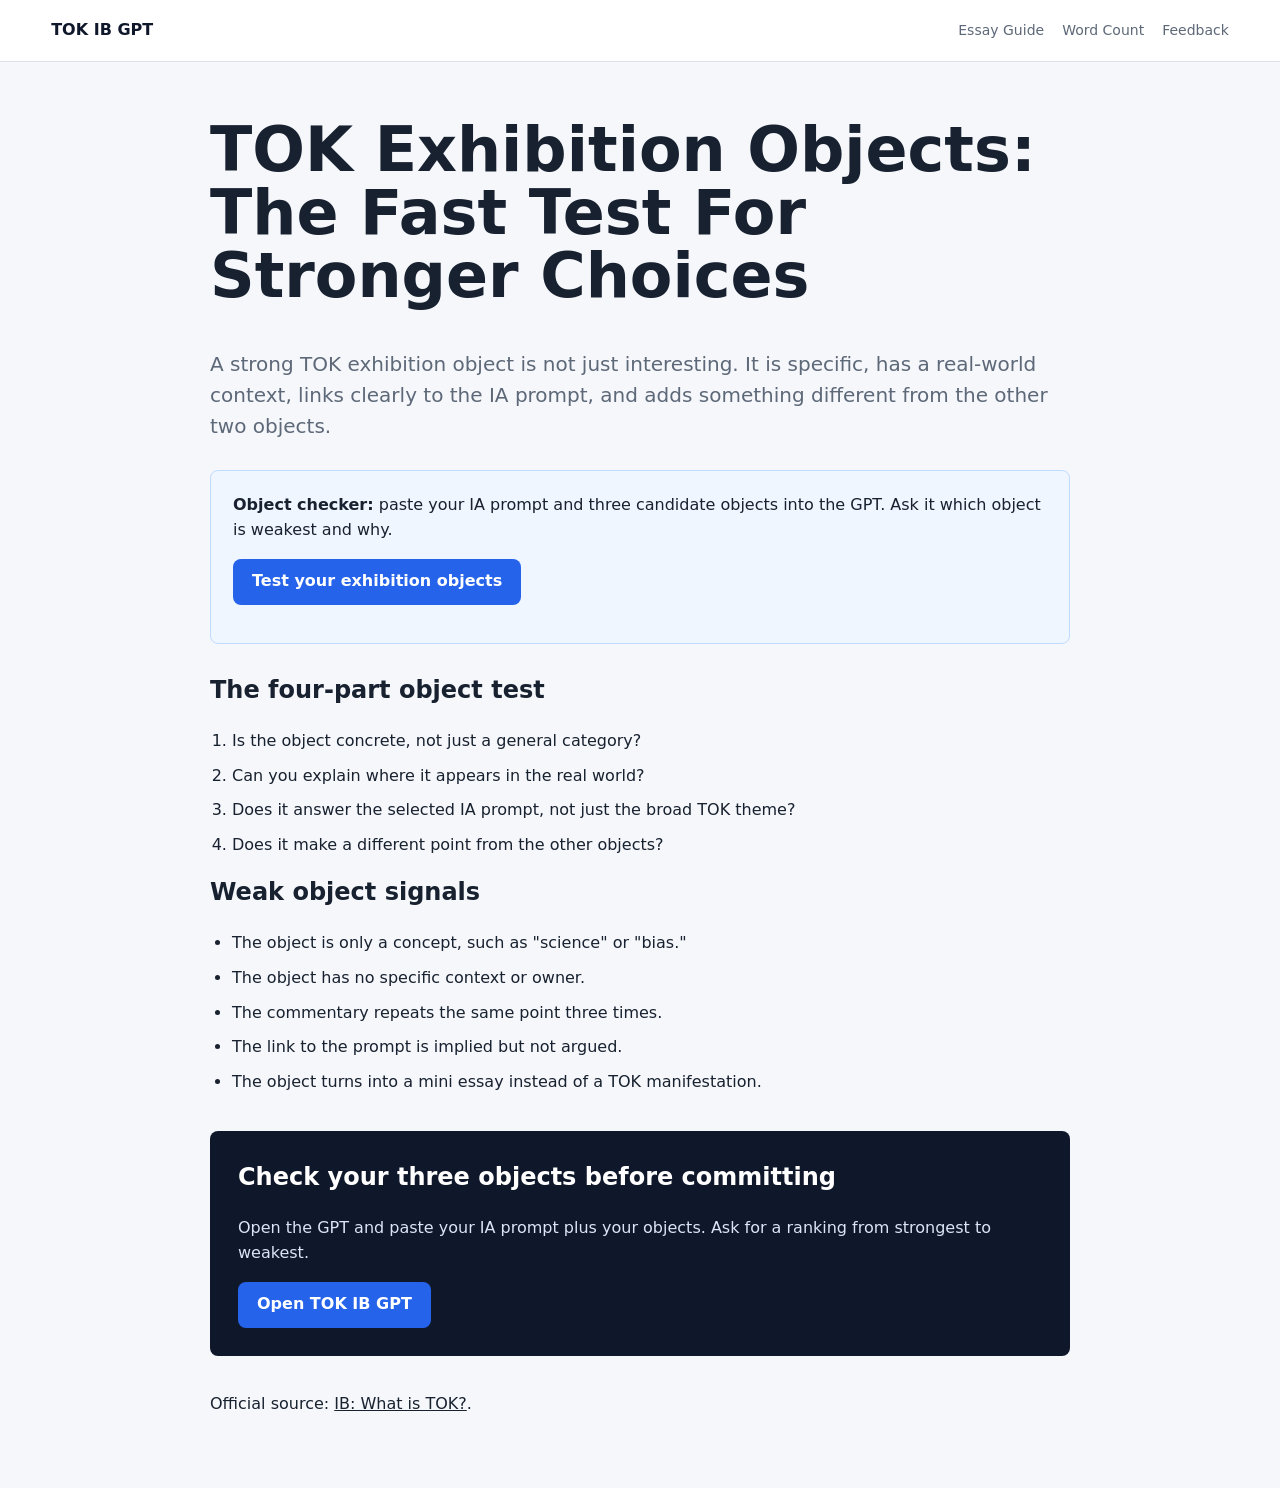
<file: guides/tok-exhibition-objects.html>
<!doctype html>
<html lang="en">
  <head>
    <meta charset="utf-8">
    <meta name="viewport" content="width=device-width, initial-scale=1">
    <title>TOK Exhibition Objects: How to Choose Better IB TOK Objects</title>
    <meta name="description" content="Choose stronger TOK exhibition objects by checking specificity, real-world context, prompt fit, and each object's unique contribution.">
    <meta name="keywords" content="TOK exhibition objects, IB TOK exhibition objects, TOK exhibition examples, TOK exhibition commentary, TOK exhibition prompt, Theory of Knowledge exhibition">
    <link rel="canonical" href="https://tok-ib-theory-of-knowledge-gpt.vercel.app/guides/tok-exhibition-objects.html">
    <link rel="alternate" type="text/markdown" href="https://tok-ib-theory-of-knowledge-gpt.vercel.app/guides/tok-exhibition-objects.md">
    <link rel="stylesheet" href="../styles.css">
  </head>
  <body>
    <header class="site-header">
      <a class="brand" href="../index.html">TOK IB GPT</a>
      <nav aria-label="Main navigation">
        <a href="tok-essay-guide.html">Essay Guide</a>
        <a href="tok-essay-word-count.html">Word Count</a>
        <a href="tok-essay-feedback.html">Feedback</a>
      </nav>
    </header>
    <main class="article">
      <h1>TOK Exhibition Objects: The Fast Test For Stronger Choices</h1>
      <p class="lead">A strong TOK exhibition object is not just interesting. It is specific, has a real-world context, links clearly to the IA prompt, and adds something different from the other two objects.</p>
      <div class="callout">
        <strong>Object checker:</strong> paste your IA prompt and three candidate objects into the GPT. Ask it which object is weakest and why.
        <p><a class="button primary" href="https://chatgpt.com/g/g-fOitKYU60">Test your exhibition objects</a></p>
      </div>
      <h2>The four-part object test</h2>
      <ol class="checklist">
        <li>Is the object concrete, not just a general category?</li>
        <li>Can you explain where it appears in the real world?</li>
        <li>Does it answer the selected IA prompt, not just the broad TOK theme?</li>
        <li>Does it make a different point from the other objects?</li>
      </ol>
      <h2>Weak object signals</h2>
      <ul class="checklist">
        <li>The object is only a concept, such as "science" or "bias."</li>
        <li>The object has no specific context or owner.</li>
        <li>The commentary repeats the same point three times.</li>
        <li>The link to the prompt is implied but not argued.</li>
        <li>The object turns into a mini essay instead of a TOK manifestation.</li>
      </ul>
      <div class="cta-panel">
        <h2>Check your three objects before committing</h2>
        <p>Open the GPT and paste your IA prompt plus your objects. Ask for a ranking from strongest to weakest.</p>
        <a class="button primary" href="https://chatgpt.com/g/g-fOitKYU60">Open TOK IB GPT</a>
      </div>
      <p>Official source: <a href="https://www.ibo.org/programmes/diploma-programme/curriculum/dp-core/theory-of-knowledge/what-is-tok/">IB: What is TOK?</a>.</p>
    </main>
  </body>
</html>
</file>
<file: styles.css>
:root {
  color-scheme: light;
  --bg: #f5f7fb;
  --surface: #ffffff;
  --text: #18212f;
  --muted: #5d6878;
  --line: #d9e0ea;
  --accent: #2563eb;
  --accent-dark: #1d4ed8;
  --ink: #0f172a;
  --success: #12805c;
}

* {
  box-sizing: border-box;
}

body {
  margin: 0;
  font-family: Inter, ui-sans-serif, system-ui, -apple-system, BlinkMacSystemFont, "Segoe UI", sans-serif;
  background: var(--bg);
  color: var(--text);
  line-height: 1.55;
}

a {
  color: inherit;
}

.site-header {
  display: flex;
  align-items: center;
  justify-content: space-between;
  gap: 24px;
  padding: 18px clamp(20px, 4vw, 64px);
  background: rgba(255, 255, 255, 0.94);
  border-bottom: 1px solid var(--line);
  position: sticky;
  top: 0;
  z-index: 10;
}

.brand {
  font-weight: 800;
  text-decoration: none;
  color: var(--ink);
}

nav {
  display: flex;
  align-items: center;
  gap: 18px;
  font-size: 14px;
  color: var(--muted);
}

nav a {
  text-decoration: none;
}

main {
  width: min(1180px, calc(100% - 40px));
  margin: 0 auto;
}

.hero {
  display: grid;
  grid-template-columns: minmax(0, 0.9fr) minmax(320px, 1.1fr);
  gap: clamp(28px, 5vw, 64px);
  align-items: center;
  padding: clamp(56px, 9vw, 104px) 0 48px;
}

.hero h1 {
  margin: 0 0 18px;
  max-width: 760px;
  font-size: clamp(42px, 6vw, 76px);
  line-height: 0.98;
  letter-spacing: 0;
}

.hero p {
  margin: 0;
  max-width: 640px;
  font-size: clamp(18px, 2vw, 22px);
  color: var(--muted);
}

.hero .model-note {
  margin-top: 12px;
  color: var(--success);
  font-size: 15px;
  font-weight: 800;
}

.actions {
  display: flex;
  flex-wrap: wrap;
  gap: 12px;
  margin-top: 28px;
}

.actions.compact {
  margin-top: 18px;
}

.button {
  display: inline-flex;
  align-items: center;
  justify-content: center;
  min-height: 46px;
  padding: 0 18px;
  border-radius: 8px;
  font-weight: 700;
  text-decoration: none;
  border: 1px solid transparent;
}

.button.primary {
  background: var(--accent);
  color: white;
}

.button.primary:hover {
  background: var(--accent-dark);
}

.button.secondary {
  background: var(--surface);
  color: var(--ink);
  border-color: var(--line);
}

.hero-media {
  margin: 0;
}

.hero-media img,
.proof img {
  display: block;
  width: 100%;
  height: auto;
  border: 1px solid var(--line);
  border-radius: 8px;
  box-shadow: 0 18px 44px rgba(16, 24, 40, 0.12);
}

figcaption {
  margin-top: 10px;
  color: var(--muted);
  font-size: 13px;
}

.band,
.split {
  margin: 30px 0;
  padding: clamp(28px, 5vw, 48px);
  background: var(--surface);
  border: 1px solid var(--line);
  border-radius: 8px;
}

.band h2,
.split h2,
.article h1,
.article h2 {
  margin-top: 0;
  letter-spacing: 0;
}

.answer p {
  max-width: 900px;
}

.eyebrow {
  margin: 0 0 10px;
  color: var(--accent-dark);
  font-size: 13px;
  font-weight: 800;
  letter-spacing: 0.08em;
  text-transform: uppercase;
}

.grid {
  display: grid;
  grid-template-columns: repeat(4, minmax(0, 1fr));
  gap: 14px;
}

.tile {
  display: block;
  min-height: 190px;
  padding: 22px;
  background: #f8fafc;
  border: 1px solid var(--line);
  border-radius: 8px;
  text-decoration: none;
}

.tile h3 {
  margin: 0 0 10px;
}

.tile p {
  margin: 0;
  color: var(--muted);
}

.split {
  display: grid;
  grid-template-columns: repeat(2, minmax(0, 1fr));
  gap: 40px;
}

.trust-grid {
  display: grid;
  grid-template-columns: repeat(3, minmax(0, 1fr));
  gap: 28px;
}

.trust-grid h2 {
  margin-bottom: 8px;
  font-size: 22px;
}

.trust-grid p {
  margin: 0;
  color: var(--muted);
}

.proof p {
  max-width: 820px;
}

.keyword-list {
  display: flex;
  flex-wrap: wrap;
  gap: 10px;
  margin: 22px 0 0;
  padding: 0;
  list-style: none;
}

.keyword-list li {
  padding: 8px 12px;
  background: #eef4ff;
  border: 1px solid #c9d9f5;
  border-radius: 8px;
  color: #1d355f;
  font-size: 14px;
  font-weight: 700;
}

.faq-list {
  display: grid;
  gap: 12px;
}

.faq-list details {
  padding: 16px 18px;
  background: #f8fafc;
  border: 1px solid var(--line);
  border-radius: 8px;
}

.faq-list summary {
  cursor: pointer;
  font-weight: 800;
}

.faq-list p {
  margin: 10px 0 0;
  color: var(--muted);
}

.article {
  max-width: 860px;
  margin: 0 auto;
  padding: 56px 0;
}

.article h1 {
  font-size: clamp(38px, 6vw, 62px);
  line-height: 1.02;
}

.article .lead {
  font-size: 20px;
  color: var(--muted);
}

.callout {
  padding: 22px;
  background: #eff6ff;
  border: 1px solid #bfdbfe;
  border-radius: 8px;
  margin: 28px 0;
}

.checklist {
  padding-left: 22px;
}

.checklist li {
  margin: 10px 0;
}

.cta-panel {
  margin: 36px 0;
  padding: 28px;
  background: var(--ink);
  color: white;
  border-radius: 8px;
}

.cta-panel p {
  color: #dbe5f5;
}

footer {
  width: min(1180px, calc(100% - 40px));
  margin: 40px auto;
  color: var(--muted);
  font-size: 14px;
}

@media (max-width: 900px) {
  .site-header,
  .hero,
  .split,
  .trust-grid {
    grid-template-columns: 1fr;
  }

  .site-header {
    align-items: flex-start;
    position: static;
  }

  nav {
    flex-wrap: wrap;
  }

  .grid {
    grid-template-columns: repeat(2, minmax(0, 1fr));
  }
}

@media (max-width: 620px) {
  main,
  footer {
    width: min(100% - 28px, 1180px);
  }

  .grid {
    grid-template-columns: 1fr;
  }

  .hero h1,
  .article h1 {
    font-size: 40px;
  }
}
</file>
